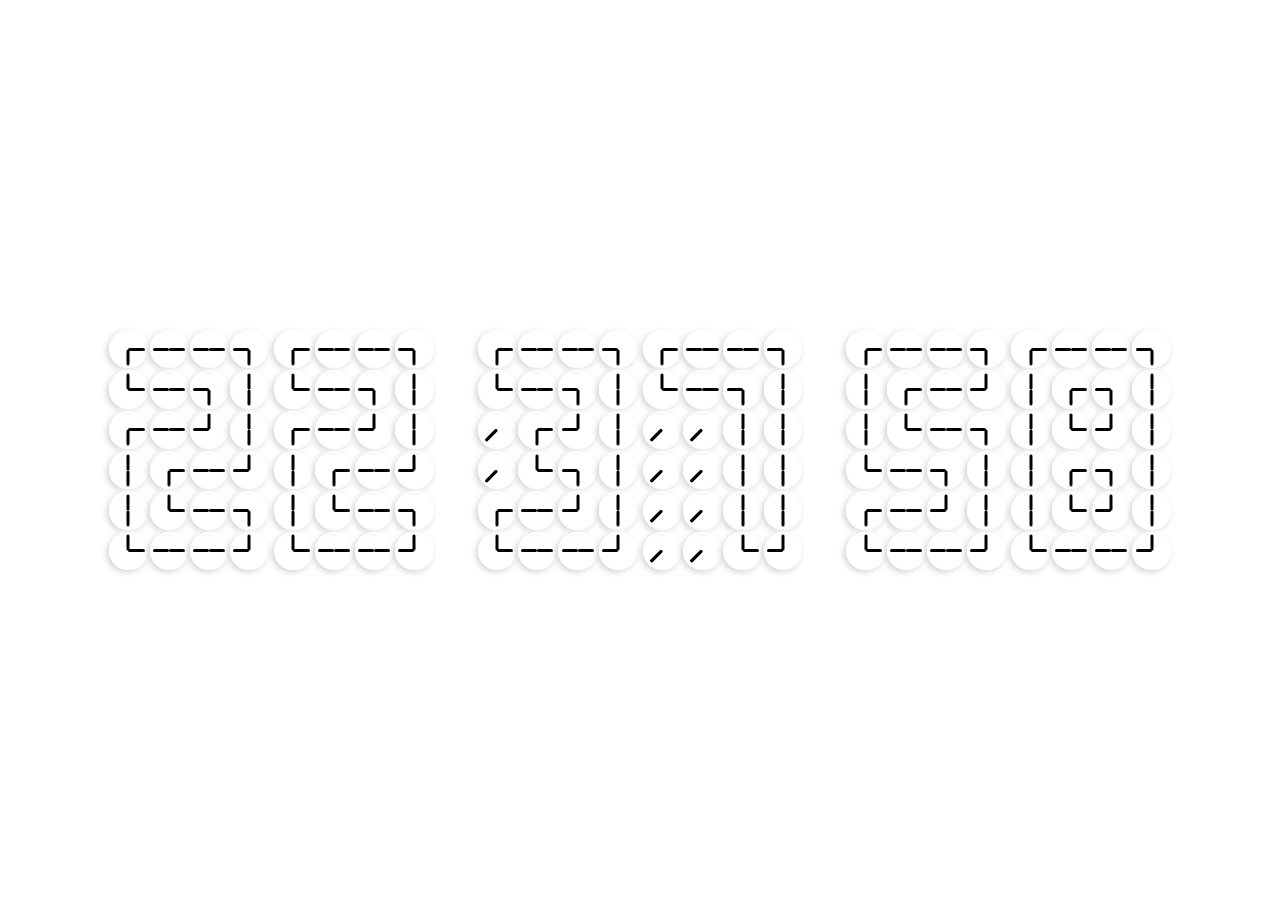
<file: Day 1 Digital Clock/index.html>
<!DOCTYPE html>
<html lang="en">

  <head>
    <meta charset="UTF-8">
    <title>Clock made of clocks</title>
    <link rel="stylesheet" href="./style.css">

  </head>
    
  <body>
  <div id="root"></div>
    <script src="./script.js"></script>

  </body>
  
</html>
</file>
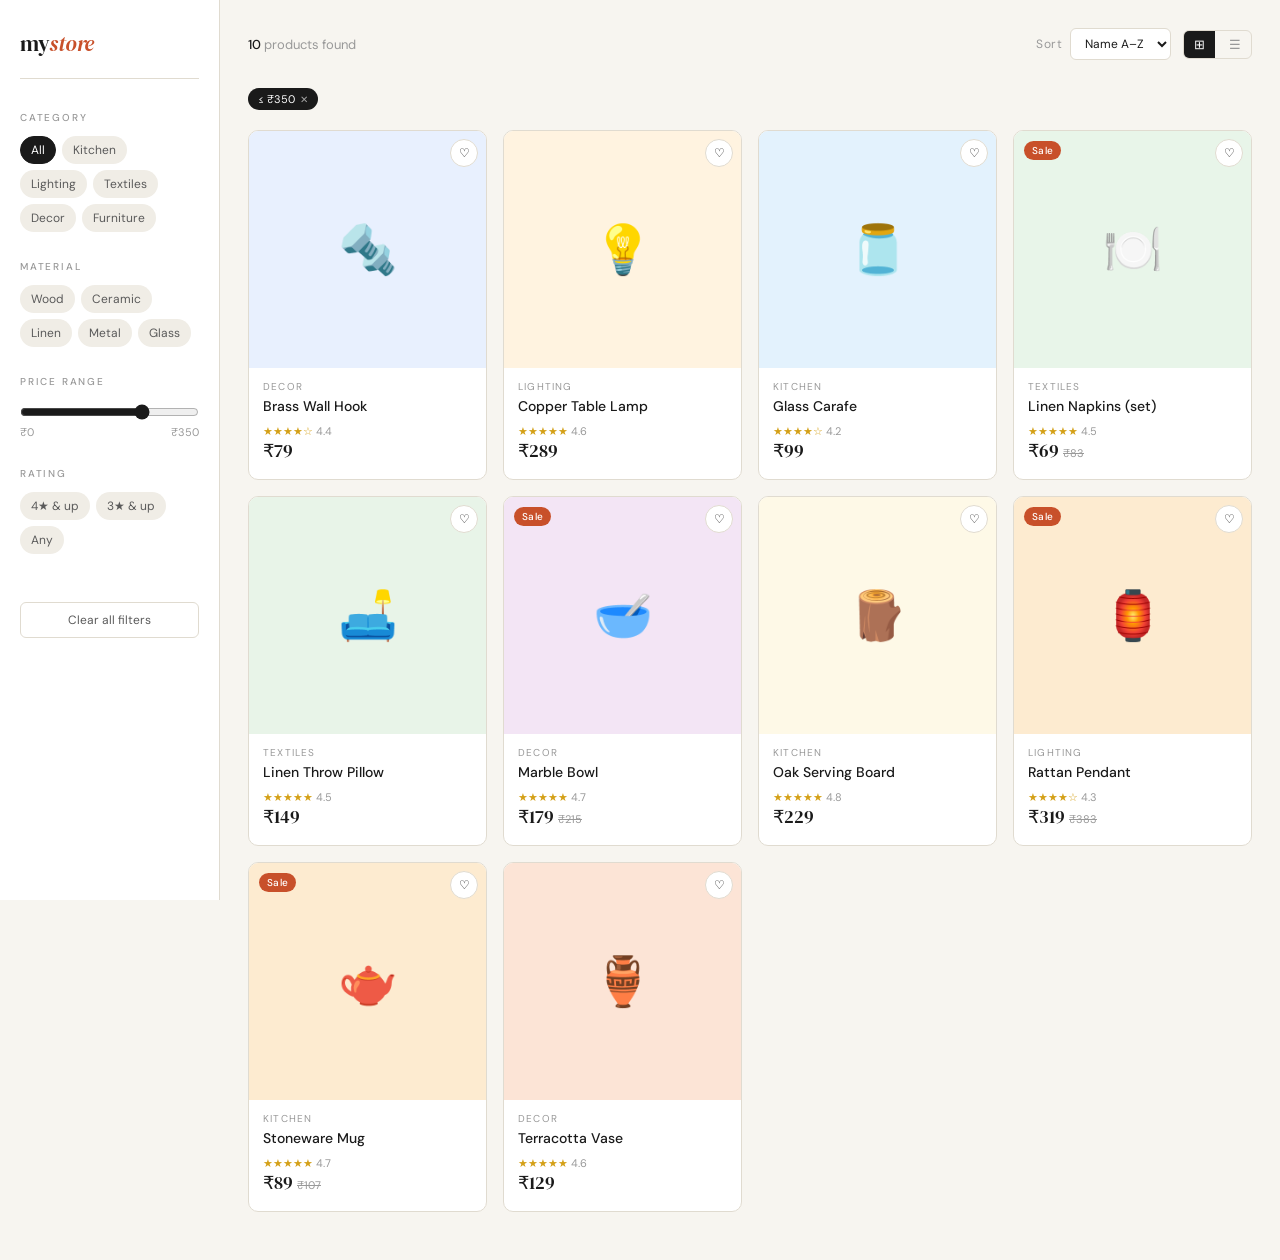
<file: Day 10 Product Filter UI/index.html>
<!DOCTYPE html>
<html lang="en">

<head>
    <meta charset="UTF-8">
    <meta name="viewport" content="width=device-width, initial-scale=1.0">
    <title>Document</title>
    <link rel="stylesheet" href="./styles.css">
</head>

<body>
    <div class="shell">
        <aside class="sidebar">
            <div class="sidebar-logo">my<span>store</span></div>

            <div class="filter-section">
                <div class="filter-label">Category</div>
                <div class="filter-tags" id="cats">
                    <span class="tag active" data-cat="all">All</span>
                    <span class="tag" data-cat="kitchen">Kitchen</span>
                    <span class="tag" data-cat="lighting">Lighting</span>
                    <span class="tag" data-cat="textiles">Textiles</span>
                    <span class="tag" data-cat="decor">Decor</span>
                    <span class="tag" data-cat="furniture">Furniture</span>
                </div>
            </div>

            <div class="filter-section">
                <div class="filter-label">Material</div>
                <div class="filter-tags" id="mats">
                    <span class="tag" data-mat="wood">Wood</span>
                    <span class="tag" data-mat="ceramic">Ceramic</span>
                    <span class="tag" data-mat="linen">Linen</span>
                    <span class="tag" data-mat="metal">Metal</span>
                    <span class="tag" data-mat="glass">Glass</span>
                </div>
            </div>

            <div class="filter-section">
                <div class="filter-label">Price range</div>
                <div class="price-range">
                    <input type="range" id="price-slider" min="0" max="500" value="350" step="10">
                    <div class="price-labels"><span>₹0</span><span id="price-val">₹350</span></div>
                </div>
            </div>

            <div class="filter-section">
                <div class="filter-label">Rating</div>
                <div class="filter-tags" id="ratings">
                    <span class="tag" data-rat="4">4★ & up</span>
                    <span class="tag" data-rat="3">3★ & up</span>
                    <span class="tag" data-rat="0">Any</span>
                </div>
            </div>

            <button class="clear-btn" id="clear-btn">Clear all filters</button>
        </aside>

        <main class="main">
            <div class="topbar">
                <div class="result-count"><strong id="count">0</strong> products found</div>
                <div style="display:flex;align-items:center;gap:12px">
                    <div class="sort-wrap">
                        <label>Sort</label>
                        <select class="sort-select" id="sort-sel">
                            <option value="name">Name A–Z</option>
                            <option value="price-asc">Price ↑</option>
                            <option value="price-desc">Price ↓</option>
                            <option value="rating">Rating</option>
                        </select>
                    </div>
                    <div class="view-btns">
                        <button class="view-btn active" id="grid-btn" title="Grid view">⊞</button>
                        <button class="view-btn" id="list-btn" title="List view">☰</button>
                    </div>
                </div>
            </div>
            <div class="active-chips" id="active-chips"></div>
            <div class="grid" id="product-grid"></div>
        </main>
    </div>

    <script src="./script.js"></script>
</body>

</html>
</file>
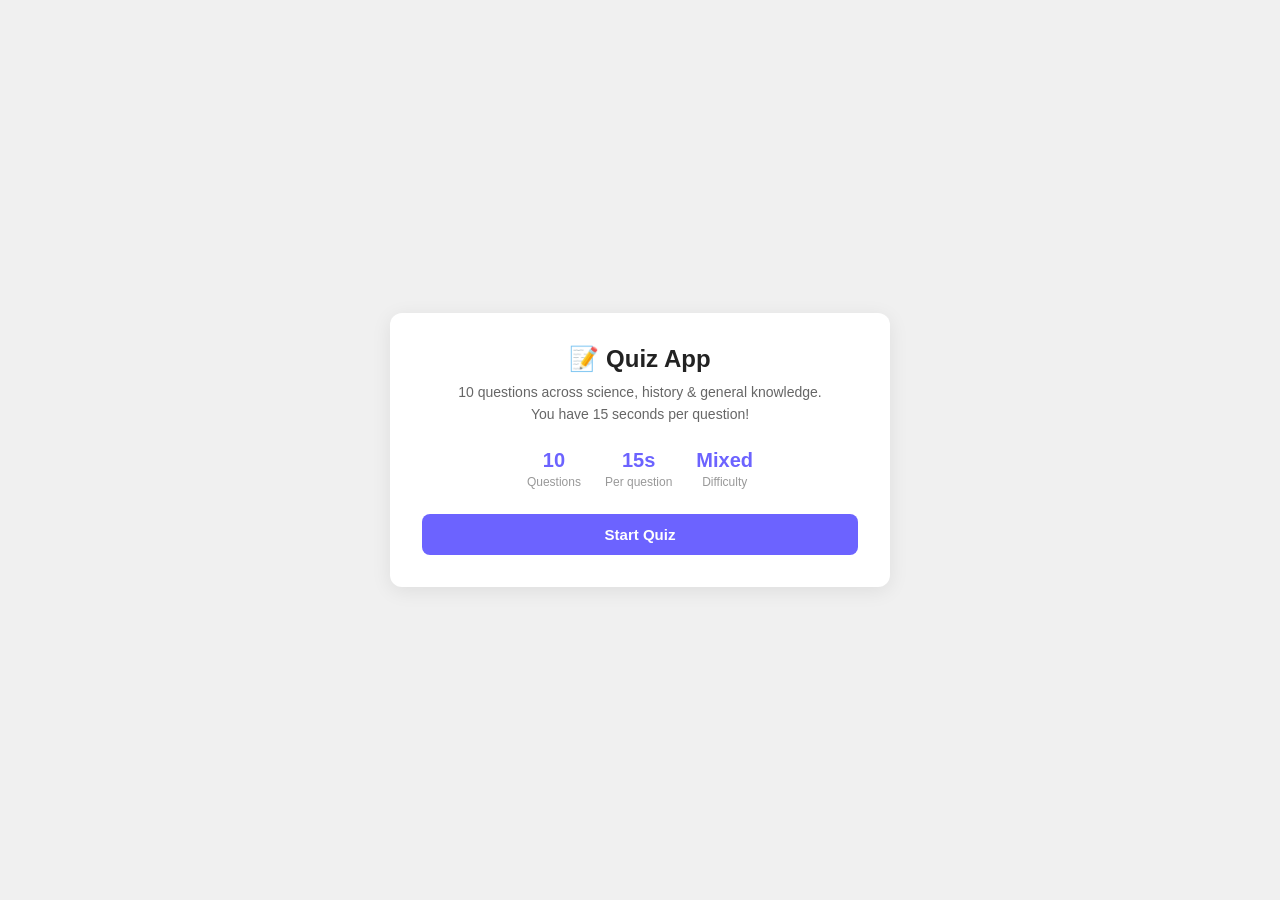
<file: Day 11 Quiz App/index.html>
<!DOCTYPE html>
<html lang="en">

<head>
    <meta charset="UTF-8" />
    <meta name="viewport" content="width=device-width, initial-scale=1.0" />
    <title>Quiz App</title>
    <link rel="stylesheet" href="./styles.css">
</head>

<body>
    <div class="box">

        <!-- START SCREEN -->
        <div id="start">
            <h1>📝 Quiz App</h1>
            <p>10 questions across science, history &amp; general knowledge.<br>You have 15 seconds per question!</p>
            <div class="info-row">
                <div class="info-item"><strong>10</strong><span>Questions</span></div>
                <div class="info-item"><strong>15s</strong><span>Per question</span></div>
                <div class="info-item"><strong>Mixed</strong><span>Difficulty</span></div>
            </div>
            <button id="start-btn" onclick="startQuiz()">Start Quiz</button>
        </div>

        <!-- QUIZ SCREEN -->
        <div id="quiz" style="display:none">
            <div class="header">
                <span id="q-label">Question 1 of 10</span>
                <div class="timer" id="timer">15</div>
            </div>
            <div class="progress">
                <div class="progress-fill" id="progress-fill"></div>
            </div>
            <div class="question" id="question"></div>
            <div class="options" id="options"></div>
            <div class="feedback" id="feedback"></div>
            <button id="next-btn" onclick="nextQ()">Next →</button>
        </div>

        <!-- RESULT SCREEN -->
        <div id="result">
            <div class="score-circle">
                <span id="score-pct">0%</span>
                <span>score</span>
            </div>
            <h2 id="result-title">Well done!</h2>
            <p id="result-msg">Here's your breakdown:</p>
            <div class="stats">
                <div class="stat"><strong id="s-correct">0</strong><span>Correct</span></div>
                <div class="stat"><strong id="s-wrong">0</strong><span>Wrong</span></div>
                <div class="stat"><strong id="s-avg">0s</strong><span>Avg. time</span></div>
            </div>
            <button id="retry-btn" onclick="startQuiz()">Try Again</button>
        </div>

    </div>

    <script src="./script.js"></script>
</body>

</html>
</file>
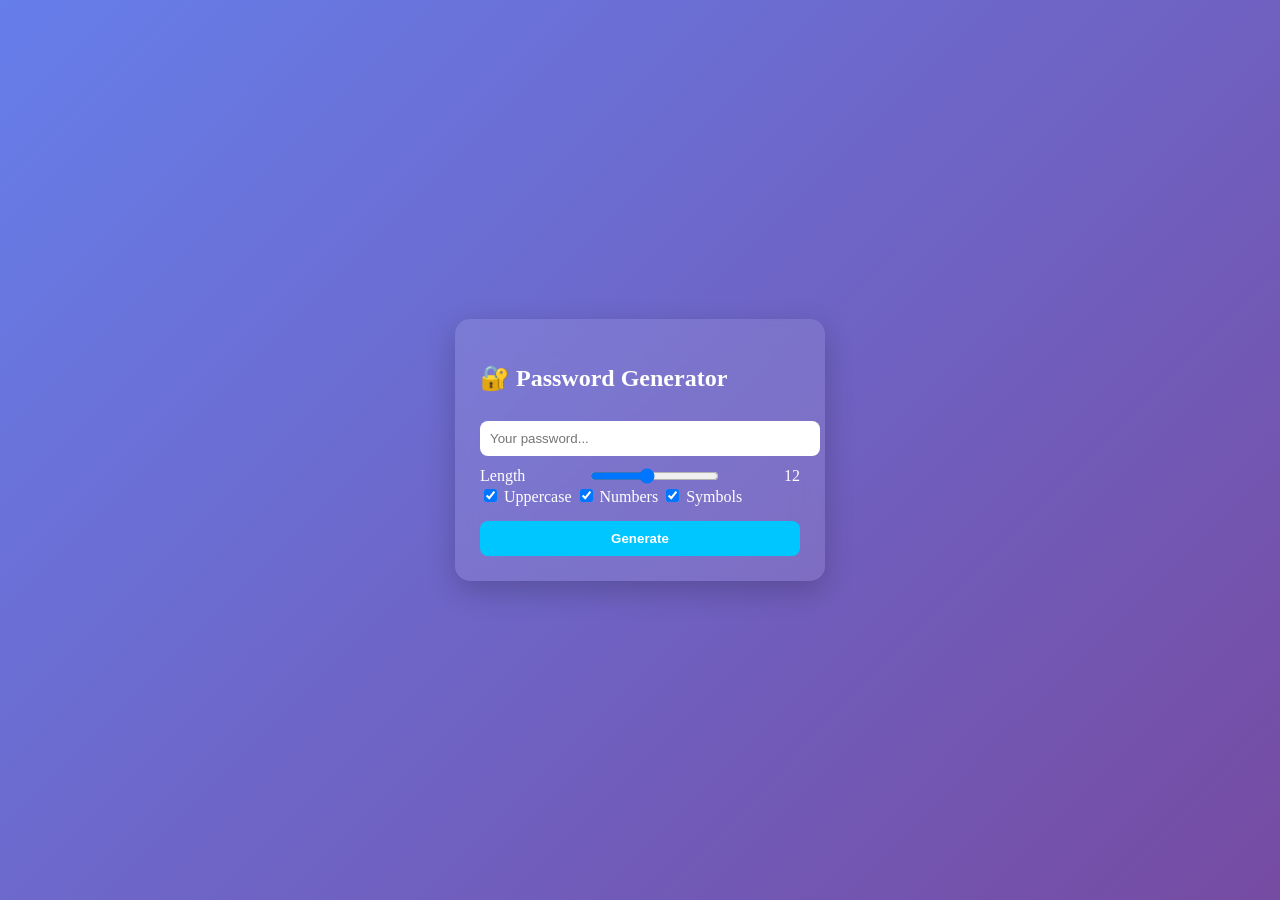
<file: Day 12 Password Generator/index.html>
<!DOCTYPE html>
<html lang="en">
<head>
    <meta charset="UTF-8">
    <title>Password Generator</title>
    <link rel="stylesheet" href="styles.css">
</head>
<body>
    <div class="card">
        <h2>🔐 Password Generator</h2>

        <input type="text" id="password" readonly placeholder="Your password...">

        <div class="row">
            <label>Length</label>
            <input type="range" id="length" min="6" max="20" value="12">
            <span id="lenVal">12</span>
        </div>

        <div class="options">
            <label><input type="checkbox" id="uppercase" checked> Uppercase</label>
            <label><input type="checkbox" id="numbers" checked> Numbers</label>
            <label><input type="checkbox" id="symbols" checked> Symbols</label>
        </div>

        <button onclick="generatePassword()">Generate</button>
    </div>

    <script src="script.js"></script>
</body>
</html>
</file>
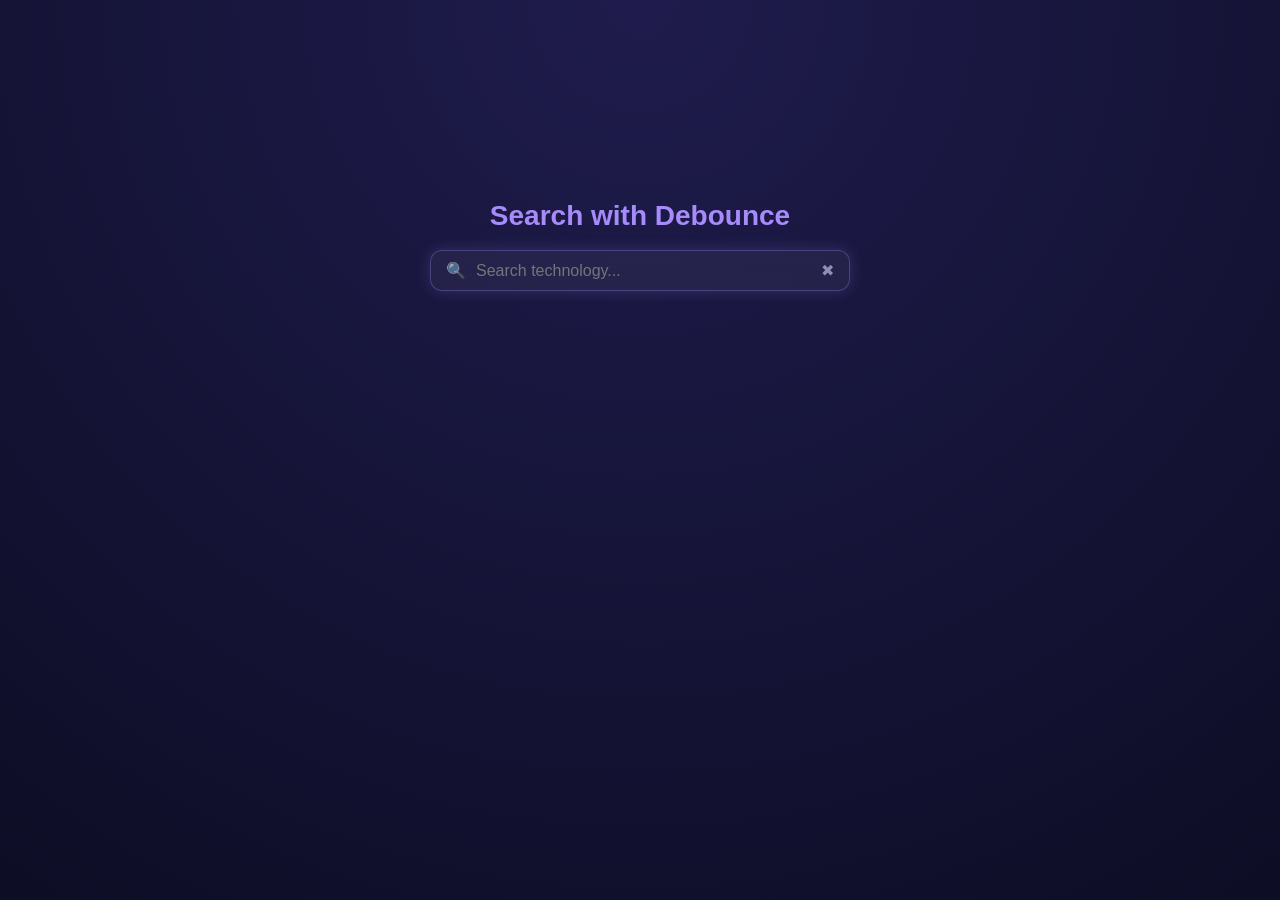
<file: Day 13 Search with Debounce/index.html>
<!DOCTYPE html>
<html lang="en">
<head>
  <meta charset="UTF-8">
  <title>Search with Debounce</title>
  <link rel="stylesheet" href="styles.css">
</head>
<body>

<div class="container">
  <h1>Search with Debounce</h1>
  <br>
  <div class="search-box">
    <span class="icon">🔍</span>
    <input type="text" id="search" placeholder="Search technology...">
    <span class="clear" id="clearBtn">✖</span>
  </div>

  <div id="results"></div>
</div>

<script src="script.js"></script>
</body>
</html>
</file>
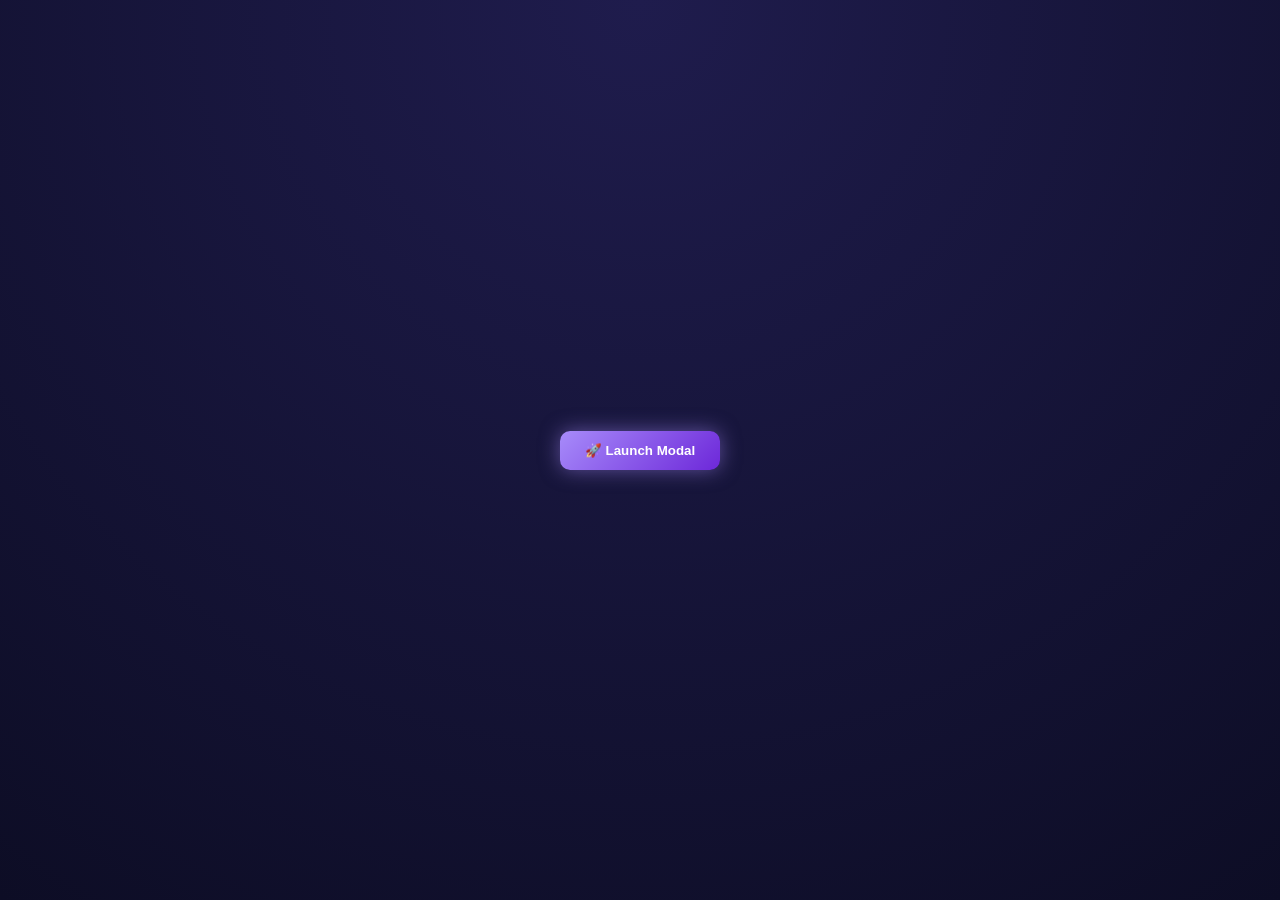
<file: Day 14 Modal  Popup System/index.html>
<!DOCTYPE html>
<html lang="en">

<head>
  <meta charset="UTF-8" />
  <title>Unique Modal</title>
  <link rel="stylesheet" href="styles.css" />
</head>

<body>
  <button class="open-btn" id="openBtn">🚀 Launch Modal</button>

  <div class="overlay" id="overlay">
    <div class="modal">
      <span class="close" id="closeBtn">&times;</span>

      <h2>💻 Welcome Developer</h2>
      <p>Crafted for developers — clean, smooth, and production-ready UI.</p>
      <button class="action">Continue</button>
    </div>
  </div>

  <script src="script.js"></script>
</body>

</html>
</file>
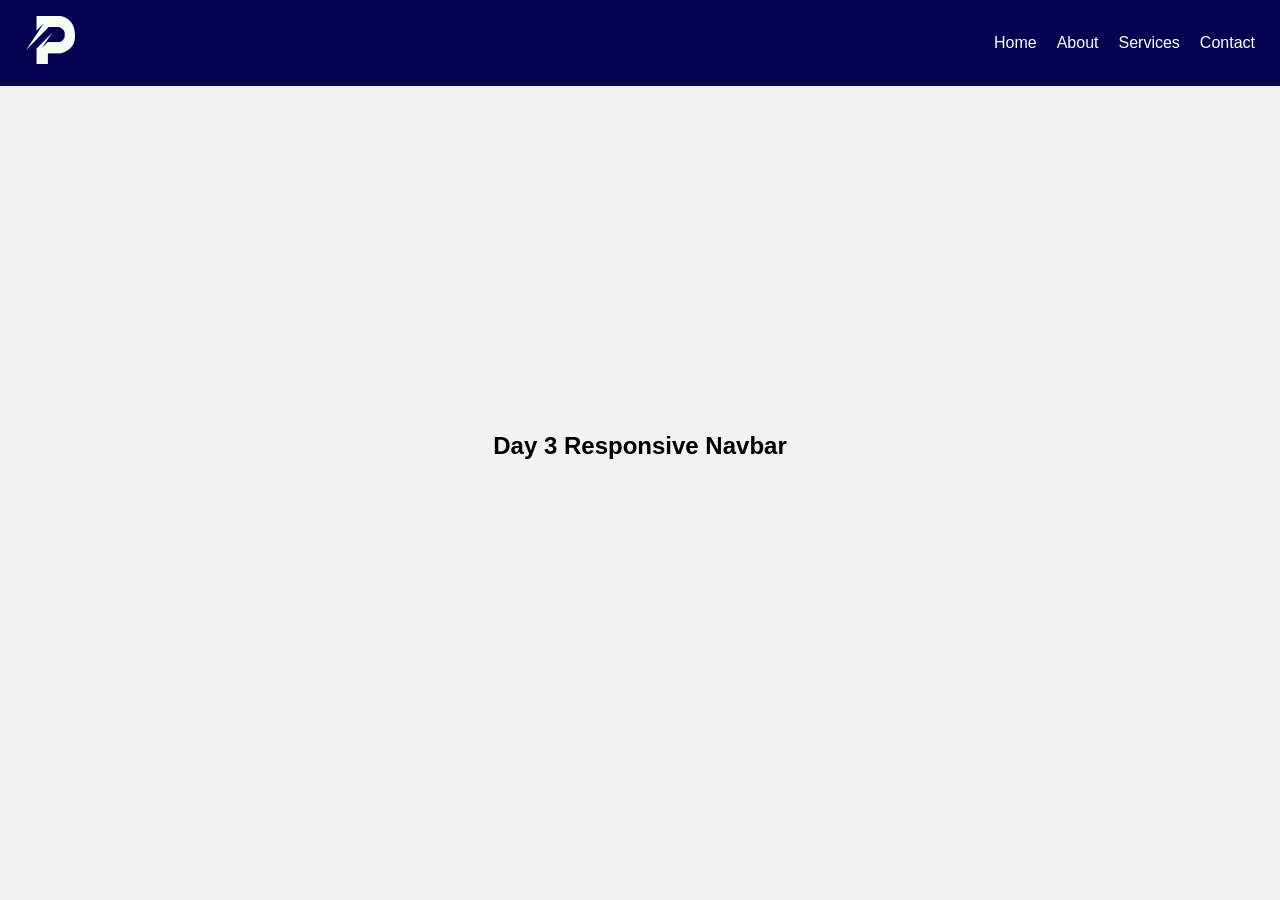
<file: Day 3 Responsive Navbar/index.html>
<!DOCTYPE html>
<html lang="en">
<head>
  <meta charset="UTF-8">
  <meta name="viewport" content="width=device-width, initial-scale=1.0">
  <title>Navbar</title>
  <link rel="stylesheet" href="./styles.css">
</head>
<body>

<header class="navbar">
  <h2 class="brand"><img src="./p.png" alt=""></h2>

  <nav class="menu" id="menu">
    <a href="#">Home</a>
    <a href="#">About</a>
    <a href="#">Services</a>
    <a href="#">Contact</a>
  </nav>

  <div class="toggle-btn">
    <span></span>
    <span></span>
    <span></span>
  </div>
</header>

<section>
    <h1 class="hero">Day 3 Responsive Navbar</h1>
</section>

<script src="./script.js"></script>
</body>
</html>
</file>
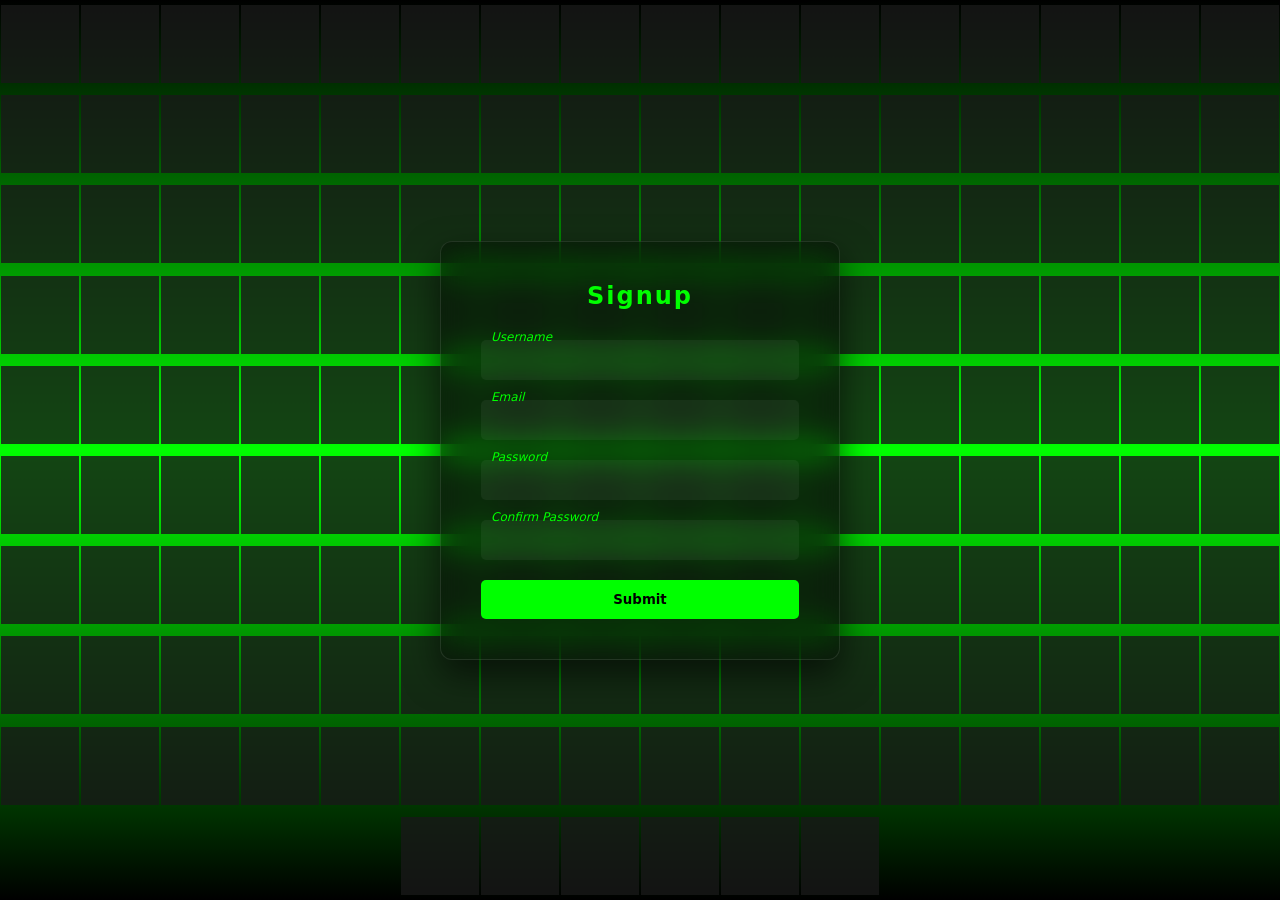
<file: Day 5 form validation/index.html>
<!DOCTYPE html>
<html lang="en">
<head>
    <meta charset="UTF-8">
    <title>Animated Form Validation</title>
    <link rel="stylesheet" href="styles.css">
</head>
<body>
    <section id="bg">
        <div class="signin">
            <div class="content">
                <h2>Signup</h2>
                <form id="form" class="form">
                    <div class="inputBox">
                        <input type="text" id="username">
                        <i>Username</i>
                        <small></small>
                    </div>
                    <div class="inputBox">
                        <input type="email" id="email">
                        <i>Email</i>
                        <small></small>
                    </div>
                    <div class="inputBox">
                        <input type="password" id="password">
                        <i>Password</i>
                        <small></small>
                    </div>
                    <div class="inputBox">
                        <input type="password" id="confirmPassword">
                        <i>Confirm Password</i>
                        <small></small>
                    </div>
                    <div class="inputBox">
                        <input type="submit" id="submitBtn" value="Submit">
                    </div>
                </form>
            </div>
        </div>
    </section>
    <div id="popup" class="popup">
  Form Submitted Successfully ✅
</div>
    <script src="script.js"></script>
</body>

</html>
</file>
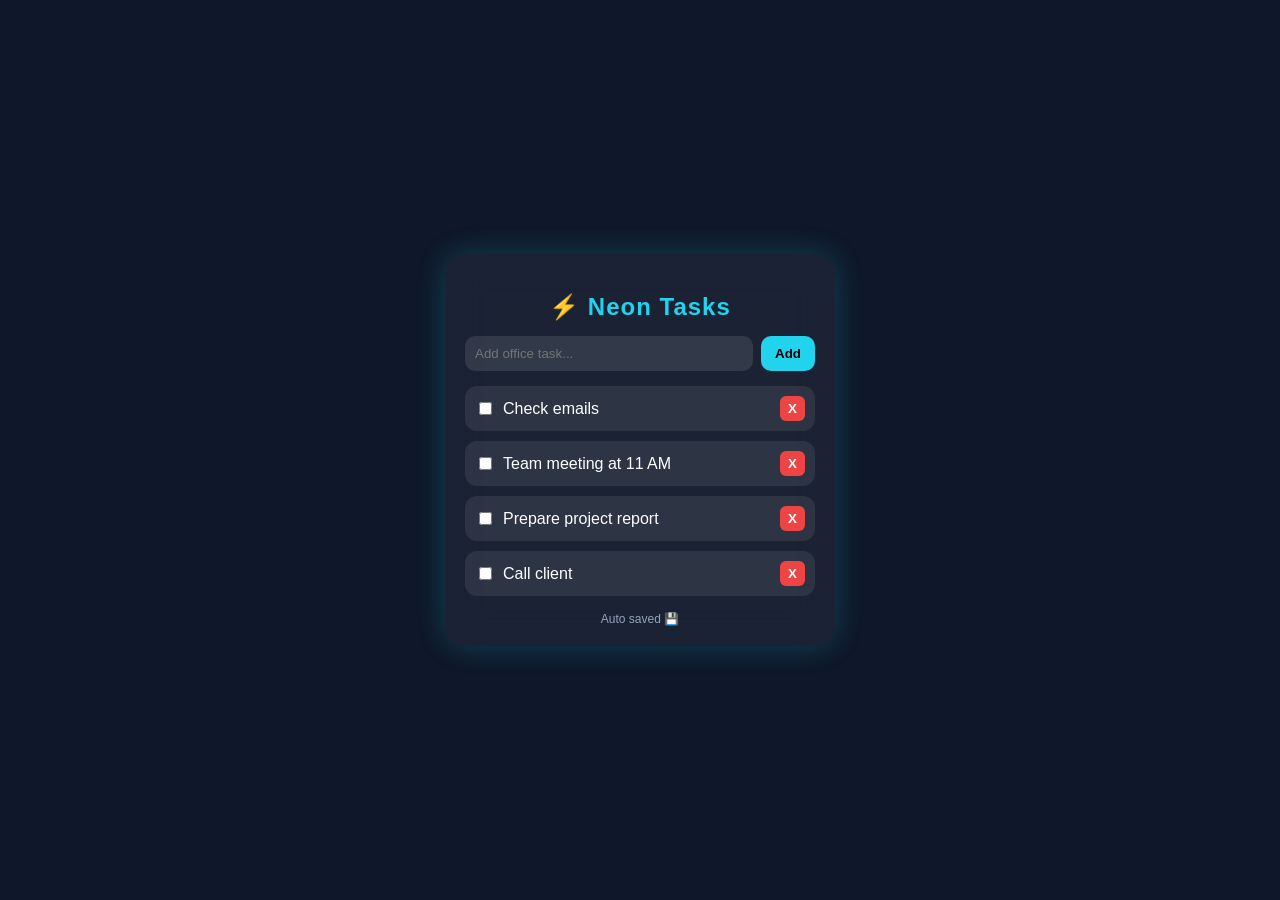
<file: Day 6 To-Do App (Basic)/index.html>
<!DOCTYPE html>
<html lang="en">

<head>
    <meta charset="UTF-8">
    <title>Neon Todo</title>
    <link rel="stylesheet" href="style.css">
</head>

<body>

    <div class="app">
        <h2>⚡ Neon Tasks</h2>

        <div class="inputBox">
            <input id="task" placeholder="Add office task...">
            <button onclick="add()">Add</button>
        </div>

        <ul id="list"></ul>

        <div class="footer">Auto saved 💾</div>
    </div>

    <script src="script.js"></script>

</body>

</html>
</file>
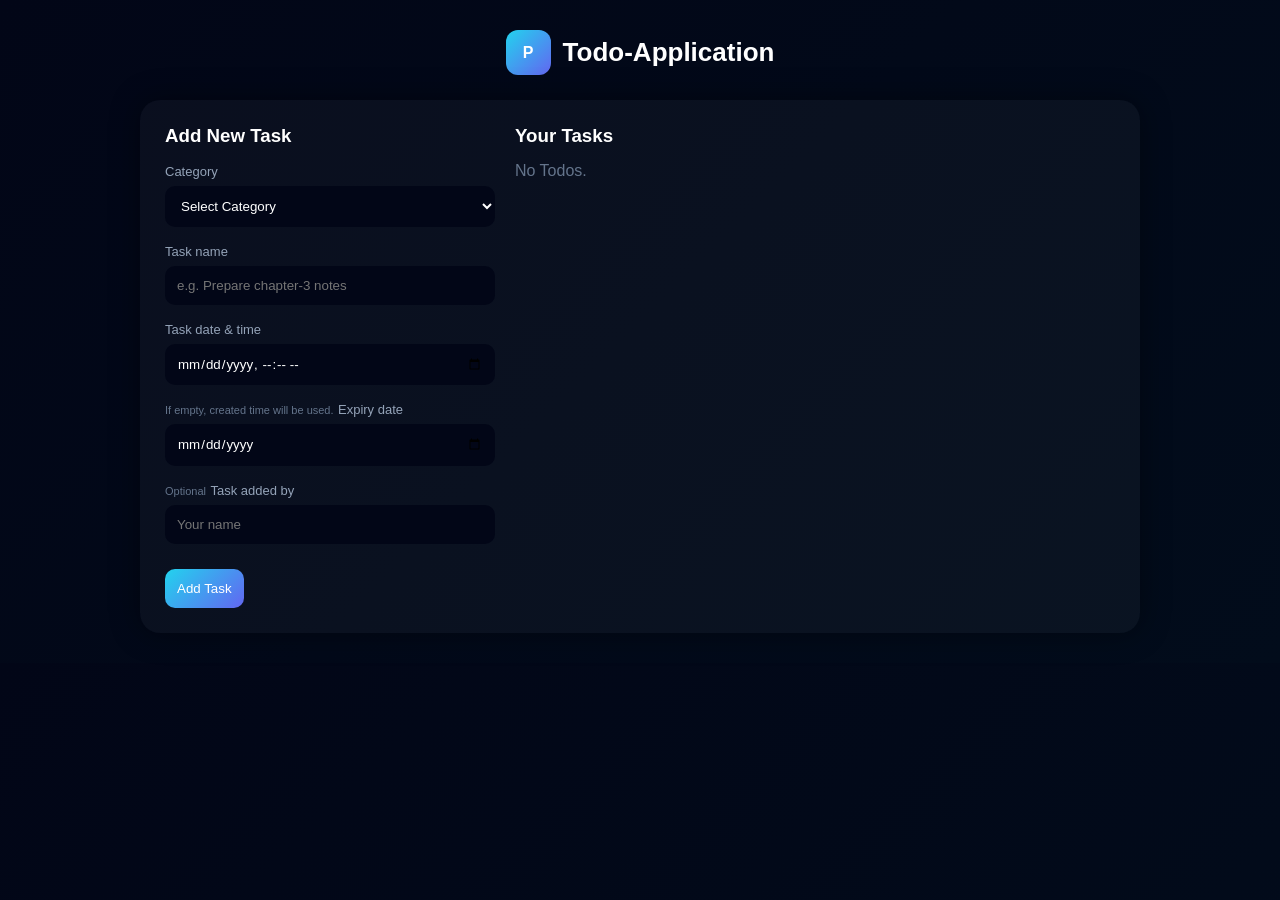
<file: Day 7 To-Do App(Advans)/index.html>
<!DOCTYPE html>
<html lang="en">
<head>
    <meta charset="UTF-8">
    <title>Todo UI</title>
    <link rel="stylesheet" href="./styles.css">
</head>
<body>
    <div class="header">
        <div class="logo">P</div>
        <h1>Todo-Application</h1>
    </div>
    <div class="flex">
        <div class="card">
            <div class="form">
                <h3>Add New Task</h3>
                <label>Category</label>
                <select id="category">
                    <option value="">Select Category</option>
                    <option>Work</option>
                    <option>Study</option>
                    <option>Personal</option>
                </select>
                <label>Task name</label>
                <input id="task" placeholder="e.g. Prepare chapter-3 notes">
                <label>Task date & time</label>
                <input type="datetime-local" id="date">
                <small>If empty, created time will be used.</small>
                <label>Expiry date</label>
                <input type="date" id="expiry">
                <small>Optional</small>
                <label>Task added by</label>
                <input id="user" placeholder="Your name">
                <button onclick="addTask()">Add Task</button>
            </div>
            <div class="tasks">
                <h3>Your Tasks</h3>
                <div id="list"></div>
            </div>
        </div>
    </div>
    <script src="./script.js"></script>
</body>
</html>
</file>
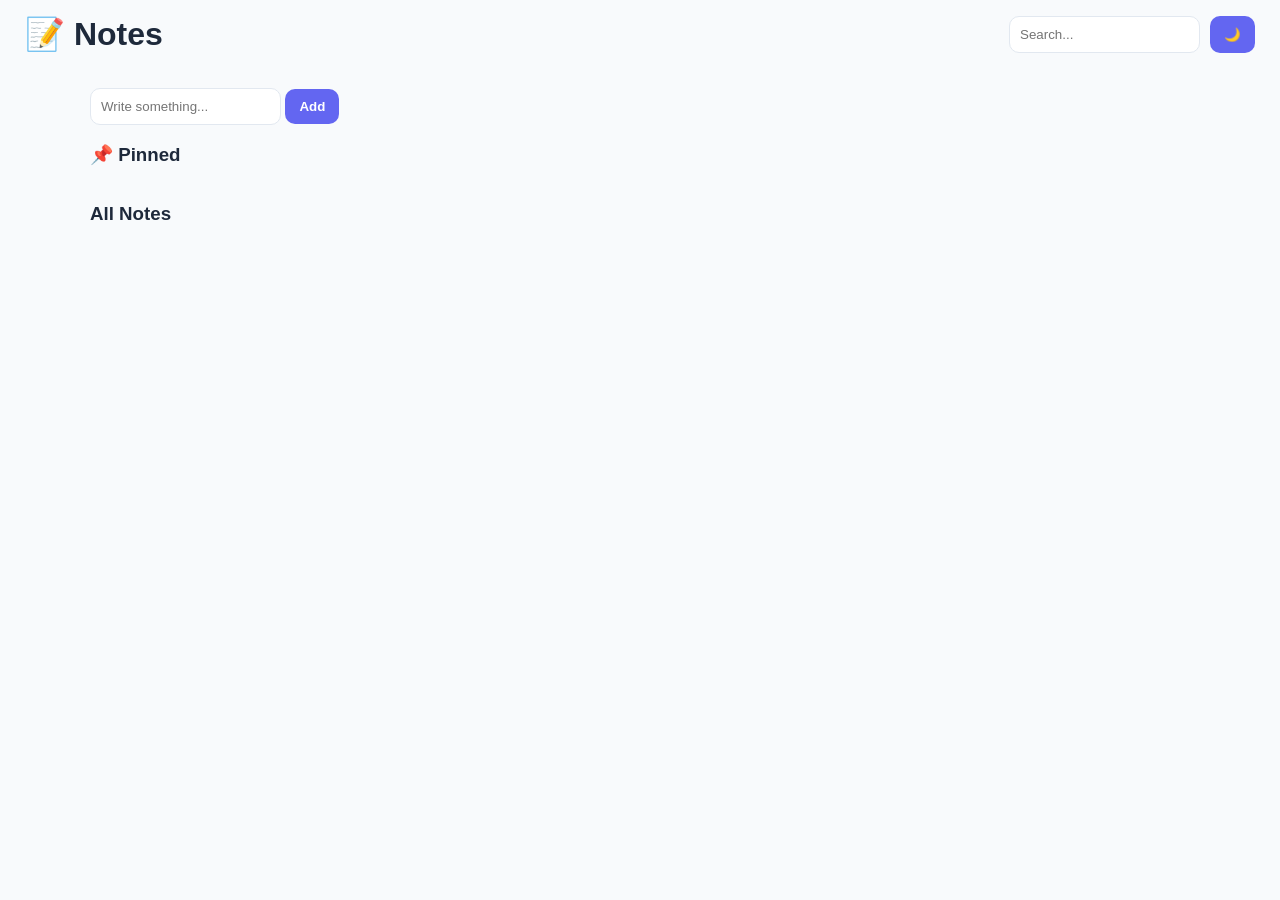
<file: Day 8 Notes App/index.html>
<!DOCTYPE html>
<html lang="en">

<head>
    <meta charset="UTF-8">
    <title>Notes App</title>

    <link rel="stylesheet" href="./styles.css">
</head>

<body>
    <header>
        <h1>📝 Notes</h1>

        <div class="controls">
            <input id="search" placeholder="Search..." oninput="renderNotes()">
            <button onclick="toggleDark()">🌙</button>
        </div>
    </header>
    <div class="container">
        <input id="newNote" placeholder="Write something..." />
        <button onclick="addNote()">Add</button>

        <h3>📌 Pinned</h3>
        <div id="pinned" class="grid"></div>

        <h3>All Notes</h3>
        <div id="notes" class="grid"></div>
    </div>

    <script src="./script.js"></script>

</body>

</html>
</file>
<file: Day 1 Digital Clock/style.css>
body {
  padding: 0;
  margin: 0;
}

*,
*::before,
*::after {
  box-sizing: border-box;
}

.app {
  --clock-size: 3vw;
  --gap: calc(var(--clock-size) * 0.05);
  --clock-segment-w: calc(var(--clock-size) * 4 + var(--gap) * 5);
  --clock-segment-h: calc(var(--clock-size) * 6 + var(--gap) * 5);
  font-family: sans-serif;
  text-align: center;
  display: flex;
  gap: var(--gap);
  align-items: center;
  justify-content: center;
  height: 100vh;
  padding-left: calc(var(--clock-size) + var(--gap) * 2);
}

.app > div {
  display: flex;
  flex-wrap: wrap;
  gap: var(--gap);
  width: var(--clock-segment-w);
  height: var(--clock-segment-h);
}



.clock {
  --w: 47%;
  --h: 3px;
  position: relative;
  width: var(--clock-size);
  height: var(--clock-size);
  border-radius: 50%;
  flex-shrink: 0;
  border: 2px solid white;
  background: linear-gradient
  (225deg, #d0d0d0 10%, white);
  box-shadow: -2px 2px 6px #d0d0d0,
               2px -2px 6px #ffffff;
}

.hour-hand,
.minute-hand {
  position: absolute;
  top: calc(50% - var(--h) * 0.5);
  left: 50%;
  transform-origin: 0% 50%;
  width: var(--w);
  height: var(--h);
  background: black;
  border-radius: 9999px;
  transition: transform 0.4s ease-in-out;
}

.app > div:nth-of-type(even) {
  margin-right: var(--clock-size);
}

@media (max-width: 700px) {
  .clock {
    --h: 2px;
    border: 1px solid white;
  }
}

@media (max-width: 500px) {
  .clock {
    --h: 1px;
    --w: 50%;
  }
}
</file>
<file: Day 10 Product Filter UI/styles.css>
@import url('https://fonts.googleapis.com/css2?family=DM+Serif+Display:ital@0;1&family=DM+Sans:wght@300;400;500&display=swap');
* {
    box-sizing: border-box;
    margin: 0;
    padding: 0
}
:root {
    --ink: #1a1a1a;
    --ink2: #5a5a5a;
    --ink3: #999;
    --surface: #f7f5f0;
    --card: #fff;
    --accent: #c8502a;
    --accent2: #2a5ec8;
    --tag-bg: #f0ede6;
    --border: #e0dbd0;
    --pill: #1a1a1a;
    --pill-text: #fff;
}
body {
    font-family: 'DM Sans', sans-serif;
    background: var(--surface);
    color: var(--ink);
    min-height: 100vh
}
.shell {
    display: grid;
    grid-template-columns: 220px 1fr;
    min-height: 100vh
}
.sidebar {
    background: var(--card);
    border-right: 1px solid var(--border);
    padding: 28px 20px;
    position: sticky;
    top: 0;
    height: 100vh;
    overflow-y: auto
}
.sidebar-logo {
    font-family: 'DM Serif Display', serif;
    font-size: 22px;
    color: var(--ink);
    letter-spacing: -0.5px;
    margin-bottom: 32px;
    padding-bottom: 20px;
    border-bottom: 1px solid var(--border)
}
.sidebar-logo span {
    color: var(--accent);
    font-style: italic
}
.filter-section {
    margin-bottom: 28px
}
.filter-label {
    font-size: 10px;
    font-weight: 500;
    letter-spacing: 1.8px;
    text-transform: uppercase;
    color: var(--ink3);
    margin-bottom: 12px
}
.filter-tags {
    display: flex;
    flex-wrap: wrap;
    gap: 6px
}
.tag {
    padding: 5px 10px;
    border-radius: 20px;
    font-size: 12px;
    font-weight: 400;
    cursor: pointer;
    background: var(--tag-bg);
    color: var(--ink2);
    border: 1px solid transparent;
    transition: all .18s;
}
.tag.active {
    background: var(--pill);
    color: var(--pill-text);
    border-color: var(--pill)
}
.tag:hover:not(.active) {
    border-color: var(--border);
    color: var(--ink)
}
.price-range {
    margin-top: 6px
}
.price-track {
    position: relative;
    height: 3px;
    background: #e0dbd0;
    border-radius: 2px;
    margin: 18px 4px 8px
}
.price-fill {
    position: absolute;
    height: 100%;
    background: var(--ink);
    border-radius: 2px;
    left: 0;
    right: 30%
}
input[type=range] {
    width: 100%;
    margin: 4px 0;
    accent-color: var(--ink)
}
.price-labels {
    display: flex;
    justify-content: space-between;
    font-size: 11px;
    color: var(--ink3)
}
.clear-btn {
    width: 100%;
    padding: 9px;
    border: 1px solid var(--border);
    background: transparent;
    border-radius: 6px;
    font-size: 12px;
    color: var(--ink2);
    cursor: pointer;
    margin-top: 20px;
    font-family: 'DM Sans', sans-serif;
    transition: all .15s
}
.clear-btn:hover {
    background: var(--ink);
    color: #fff;
    border-color: var(--ink)
}
.main {
    padding: 28px 28px 48px
}
.topbar {
    display: flex;
    align-items: center;
    justify-content: space-between;
    margin-bottom: 28px;
    flex-wrap: wrap;
    gap: 12px
}
.result-count {
    font-size: 13px;
    color: var(--ink3)
}
.result-count strong {
    color: var(--ink);
    font-weight: 500
}
.sort-wrap {
    display: flex;
    align-items: center;
    gap: 8px
}
.sort-wrap label {
    font-size: 12px;
    color: var(--ink3);
    letter-spacing: .5px
}
.sort-select {
    font-size: 12px;
    padding: 6px 10px;
    border: 1px solid var(--border);
    border-radius: 6px;
    background: var(--card);
    color: var(--ink);
    font-family: 'DM Sans', sans-serif;
    cursor: pointer;
    outline: none
}
.view-btns {
    display: flex;
    gap: 4px;
    border: 1px solid var(--border);
    border-radius: 6px;
    overflow: hidden
}
.view-btn {
    padding: 6px 10px;
    background: transparent;
    border: none;
    cursor: pointer;
    font-size: 13px;
    color: var(--ink3);
    transition: all .15s
}
.view-btn.active {
    background: var(--ink);
    color: #fff
}
.active-chips {
    display: flex;
    flex-wrap: wrap;
    gap: 6px;
    margin-bottom: 20px;
    min-height: 0
}
.chip {
    display: flex;
    align-items: center;
    gap: 5px;
    padding: 4px 10px 4px 10px;
    background: var(--ink);
    color: #fff;
    border-radius: 20px;
    font-size: 11px;
    cursor: pointer
}
.chip .x {
    opacity: .6;
    font-size: 10px
}
.chip:hover .x {
    opacity: 1
}
.grid {
    display: grid;
    grid-template-columns: repeat(auto-fill, minmax(190px, 1fr));
    gap: 16px
}
.grid.list-view {
    grid-template-columns: 1fr
}
.card {
    background: var(--card);
    border: 1px solid var(--border);
    border-radius: 10px;
    overflow: hidden;
    cursor: pointer;
    transition: transform .18s, box-shadow .18s;
    position: relative;
}
.card:hover {
    transform: translateY(-3px);
    box-shadow: 0 8px 24px rgba(0, 0, 0, .07)
}
.card-img {
    width: 100%;
    aspect-ratio: 1;
    display: flex;
    align-items: center;
    justify-content: center;
    font-size: 48px;
    position: relative;
    overflow: hidden
}
.card-badge {
    position: absolute;
    top: 10px;
    left: 10px;
    background: var(--accent);
    color: #fff;
    font-size: 10px;
    padding: 3px 8px;
    border-radius: 12px;
    font-weight: 500;
    letter-spacing: .3px
}
.card-fav {
    position: absolute;
    top: 8px;
    right: 8px;
    background: #fff;
    border: 1px solid var(--border);
    border-radius: 50%;
    width: 28px;
    height: 28px;
    display: flex;
    align-items: center;
    justify-content: center;
    font-size: 12px;
    cursor: pointer;
    transition: all .15s
}
.card-fav.loved {
    background: var(--accent);
    border-color: var(--accent);
    color: #fff
}
.card-body {
    padding: 12px 14px 16px
}
.card-cat {
    font-size: 10px;
    letter-spacing: 1.2px;
    text-transform: uppercase;
    color: var(--ink3);
    margin-bottom: 4px
}
.card-name {
    font-size: 14px;
    font-weight: 500;
    color: var(--ink);
    margin-bottom: 8px;
    line-height: 1.35
}
.card-foot {
    display: flex;
    align-items: center;
    justify-content: space-between
}
.card-price {
    font-family: 'DM Serif Display', serif;
    font-size: 18px;
    color: var(--ink)
}
.card-old {
    font-size: 11px;
    color: var(--ink3);
    text-decoration: line-through;
    margin-left: 4px
}
.card-rating {
    font-size: 11px;
    color: var(--ink3)
}
.card-rating span {
    color: #d4a017
}
.list-view .card {
    display: flex;
    flex-direction: row
}
.list-view .card-img {
    width: 100px;
    aspect-ratio: 1;
    flex-shrink: 0;
    font-size: 36px
}
.list-view .card-body {
    display: flex;
    flex-direction: row;
    align-items: center;
    justify-content: space-between;
    flex: 1;
    padding: 16px 20px
}
.list-view .card-info {
    flex: 1
}
.list-view .card-foot {
    flex-direction: column;
    align-items: flex-end;
    gap: 6px
}
.empty {
    text-align: center;
    padding: 60px 20px;
    color: var(--ink3)
}
.empty .e-icon {
    font-size: 40px;
    margin-bottom: 12px
}
.empty p {
    font-size: 14px
}
@media(max-width:600px) {
    .shell {
        grid-template-columns: 1fr
    }
    .sidebar {
        display: none
    }
    .main {
        padding: 16px
    }
}
</file>
<file: Day 11 Quiz App/styles.css>
* {
    box-sizing: border-box;
    margin: 0;
    padding: 0;
}

body {
    font-family: sans-serif;
    background: #f0f0f0;
    display: flex;
    justify-content: center;
    align-items: center;
    min-height: 100vh;
    padding: 1rem;
}

.box {
    background: #fff;
    border-radius: 12px;
    padding: 2rem;
    width: 100%;
    max-width: 500px;
    box-shadow: 0 4px 20px rgba(0, 0, 0, 0.08);
}

/* --- Header --- */
.header {
    display: flex;
    justify-content: space-between;
    align-items: center;
    margin-bottom: 1rem;
    font-size: 14px;
    color: #888;
}

/* --- Progress bar --- */
.progress {
    height: 5px;
    background: #eee;
    border-radius: 3px;
    margin-bottom: 1.5rem;
    overflow: hidden;
}

.progress-fill {
    height: 100%;
    background: #6c63ff;
    border-radius: 3px;
    transition: width 0.4s ease;
}

/* --- Timer --- */
.timer {
    font-size: 13px;
    font-weight: 600;
    color: #6c63ff;
    padding: 4px 10px;
    border: 1.5px solid #6c63ff;
    border-radius: 20px;
}

.timer.warn {
    color: #e74c3c;
    border-color: #e74c3c;
}

/* --- Question --- */
.question {
    font-size: 18px;
    font-weight: 600;
    color: #222;
    margin-bottom: 1.5rem;
    line-height: 1.5;
}

/* --- Options --- */
.options {
    display: flex;
    flex-direction: column;
    gap: 10px;
}

.option {
    padding: 12px 16px;
    border: 1.5px solid #ddd;
    border-radius: 8px;
    cursor: pointer;
    font-size: 15px;
    color: #333;
    background: #fff;
    text-align: left;
    transition: background 0.15s, border-color 0.15s;
}

.option:hover:not(:disabled) {
    background: #f5f3ff;
    border-color: #6c63ff;
}

.option.correct {
    background: #eafaf1;
    border-color: #27ae60;
    color: #1a6b3c;
}

.option.wrong {
    background: #fdf0f0;
    border-color: #e74c3c;
    color: #a93226;
}

.option:disabled {
    cursor: default;
}

/* --- Feedback --- */
.feedback {
    margin-top: 1rem;
    padding: 10px 14px;
    border-radius: 8px;
    font-size: 13px;
    display: none;
}

.feedback.show {
    display: block;
}

.feedback.ok {
    background: #eafaf1;
    color: #1a6b3c;
}

.feedback.bad {
    background: #fdf0f0;
    color: #a93226;
}

/* --- Next button --- */
#next-btn {
    margin-top: 1.25rem;
    width: 100%;
    padding: 12px;
    background: #6c63ff;
    color: #fff;
    border: none;
    border-radius: 8px;
    font-size: 15px;
    font-weight: 600;
    cursor: pointer;
    display: none;
}

#next-btn.show {
    display: block;
}

#next-btn:hover {
    background: #5a52d5;
}

/* --- Result screen --- */
#result {
    display: none;
    text-align: center;
}

#result h2 {
    font-size: 22px;
    margin-bottom: 8px;
    color: #222;
}

#result p {
    color: #666;
    margin-bottom: 1.5rem;
    font-size: 15px;
}

.score-circle {
    width: 110px;
    height: 110px;
    border-radius: 50%;
    border: 5px solid #6c63ff;
    display: flex;
    flex-direction: column;
    align-items: center;
    justify-content: center;
    margin: 0 auto 1.5rem;
}

.score-circle span:first-child {
    font-size: 28px;
    font-weight: 700;
    color: #6c63ff;
}

.score-circle span:last-child {
    font-size: 11px;
    color: #999;
}

.stats {
    display: flex;
    justify-content: center;
    gap: 1.5rem;
    margin-bottom: 1.5rem;
}

.stat {
    text-align: center;
}

.stat strong {
    display: block;
    font-size: 20px;
    color: #222;
}

.stat span {
    font-size: 12px;
    color: #999;
}

#retry-btn {
    width: 100%;
    padding: 12px;
    background: #6c63ff;
    color: #fff;
    border: none;
    border-radius: 8px;
    font-size: 15px;
    font-weight: 600;
    cursor: pointer;
}

#retry-btn:hover {
    background: #5a52d5;
}

/* --- Start screen --- */
#start {
    text-align: center;
}

#start h1 {
    font-size: 24px;
    font-weight: 700;
    color: #222;
    margin-bottom: 8px;
}

#start p {
    color: #666;
    margin-bottom: 1.5rem;
    font-size: 14px;
    line-height: 1.6;
}

.info-row {
    display: flex;
    justify-content: center;
    gap: 1.5rem;
    margin-bottom: 1.5rem;
}

.info-item {
    text-align: center;
}

.info-item strong {
    display: block;
    font-size: 20px;
    color: #6c63ff;
}

.info-item span {
    font-size: 12px;
    color: #999;
}

#start-btn {
    width: 100%;
    padding: 12px;
    background: #6c63ff;
    color: #fff;
    border: none;
    border-radius: 8px;
    font-size: 15px;
    font-weight: 600;
    cursor: pointer;
}

#start-btn:hover {
    background: #5a52d5;
}
</file>
<file: Day 12 Password Generator/styles.css>
body {
    margin: 0;
    height: 100vh;
    display: flex;
    justify-content: center;
    align-items: center;
    background: linear-gradient(135deg, #667eea, #764ba2);
    font-family: 'Segoe UI';
}

.card {
    backdrop-filter: blur(15px);
    background: rgba(255, 255, 255, 0.1);
    padding: 25px;
    border-radius: 15px;
    width: 320px;
    color: white;
    box-shadow: 0 10px 30px rgba(0, 0, 0, 0.2);
}

input[type="text"] {
    width: 100%;
    padding: 10px;
    border: none;
    margin: 10px 0;
    border-radius: 8px;
}

.row {
    display: flex;
    justify-content: space-between;
    align-items: center;
}

button {
    width: 100%;
    padding: 10px;
    border: none;
    margin-top: 15px;
    border-radius: 8px;
    background: #00c6ff;
    color: white;
    font-weight: bold;
    cursor: pointer;
}
</file>
<file: Day 13 Search with Debounce/styles.css>
* {
  margin: 0;
  padding: 0;
  box-sizing: border-box;
  font-family: "Segoe UI", sans-serif;
}

body {
  height: 100vh;
  display: flex;
  justify-content: center;
  align-items: center;
  background: radial-gradient(circle at top, #1f1c4d, #0d0d25);
  color: #d6d6ff;
}

.container {
  width: 420px;
  text-align: center;
}

h1 {
  font-size: 28px;
  color: #a78bfa;
}

p {
  margin: 10px 0 25px;
  font-size: 14px;
  opacity: 0.7;
}

.search-box {
  display: flex;
  align-items: center;
  background: rgba(255,255,255,0.05);
  border: 1px solid rgba(167,139,250,0.3);
  border-radius: 12px;
  padding: 10px 15px;
  backdrop-filter: blur(10px);
  box-shadow: 0 0 15px rgba(167,139,250,0.2);
  transition: 0.3s;
}

.search-box:focus-within {
  box-shadow: 0 0 25px rgba(167,139,250,0.5);
}

.icon {
  margin-right: 10px;
  opacity: 0.7;
}

input {
  flex: 1;
  background: transparent;
  border: none;
  outline: none;
  color: #fff;
  font-size: 16px;
}
.container {
  width: 420px;
  text-align: center;
  height: 500px;             
  display: flex;
  flex-direction: column;
}

.search-box {
  flex-shrink: 0;
}

#results {
  margin-top: 20px;
  overflow-y: auto; 
  max-height: 300px;
  padding-right: 5px;
}

.clear {
  cursor: pointer;
  opacity: 0.6;
}

.clear:hover {
  opacity: 1;
}

#results {
  margin-top: 20px;
}

.card {
  background: rgba(255,255,255,0.05);
  border: 1px solid rgba(255,255,255,0.1);
  padding: 12px;
  margin-top: 10px;
  border-radius: 10px;
  text-align: left;
  backdrop-filter: blur(10px);
  transition: 0.3s;
}

.card:hover {
  background: rgba(167,139,250,0.1);
}
</file>
<file: Day 14 Modal  Popup System/styles.css>
* {
  margin: 0;
  padding: 0;
  box-sizing: border-box;
  font-family: "Segoe UI", sans-serif;
}

body {
  height: 100vh;
  display: flex;
  justify-content: center;
  align-items: center;
  background: radial-gradient(circle at top, #1f1c4d, #0d0d25);
}

.open-btn {
  padding: 12px 25px;
  border: none;
  border-radius: 10px;
  background: linear-gradient(135deg, #a78bfa, #6d28d9);
  color: white;
  font-weight: bold;
  cursor: pointer;
  box-shadow: 0 0 20px rgba(167, 139, 250, 0.5);
}

.overlay {
  position: fixed;
  top: 0;
  left: 0;
  width: 100%;
  height: 100%;
  background: rgba(10, 10, 30, 0.6);
  backdrop-filter: blur(8px);
  display: flex;
  justify-content: center;
  align-items: center;
  opacity: 0;
  pointer-events: none;
  transition: 0.4s ease;
}

.overlay.show {
  opacity: 1;
  pointer-events: all;
}

.modal {
  width: 320px;
  padding: 25px;
  border-radius: 16px;
  text-align: center;
  background: rgba(255, 255, 255, 0.08);
  border: 1px solid rgba(255, 255, 255, 0.15);
  backdrop-filter: blur(20px);
  transform: scale(0.6) translateY(40px);
  opacity: 0;
  transition: 0.4s ease;
  box-shadow: 0 0 40px rgba(167, 139, 250, 0.3);
}

.overlay.show .modal {
  transform: scale(1) translateY(0);
  opacity: 1;
}

.close {
  position: absolute;
  top: 15px;
  right: 20px;
  font-size: 22px;
  cursor: pointer;
  color: #ccc;
}

h2 {
  color: #a78bfa;
  margin-bottom: 10px;
}

p {
  font-size: 14px;
  color: #ddd;
  margin-bottom: 20px;
}

.action {
  padding: 10px 20px;
  border: none;
  border-radius: 8px;
  background: #a78bfa;
  color: white;
  cursor: pointer;
}
</file>
<file: Day 3 Responsive Navbar/styles.css>
* {
  margin: 0;
  padding: 0;
  box-sizing: border-box;
  font-family: sans-serif;
}
body {
  background: #f2f2f2;
}
.navbar {
  display: flex;
  justify-content: space-between;
  align-items: center;
  background: rgb(3, 3, 80);
  padding: 15px 25px;
  color: #fff;
  position: relative;
}
.brand {
  font-size: 22px;
}
.menu {
  display: flex;
  gap: 20px;
}
.menu a {
  text-decoration: none;
  color: white;
  transition: 0.3s;
}
.menu a:hover {
  color: #ffffff;
  scale: 1.2;
}
.hero{
    align-items: center;
    display: flex;
    justify-content: center;   
    height: 80vh;
}
.toggle-btn {
  display: none;
  cursor: pointer;
}
.toggle-btn span {
  display: block;
  width: 25px;
  height: 3px;
  background: white;
  margin: 5px 0;
  transition: 0.4s;
}
@media (max-width: 768px) {
  .menu {
    position: absolute;
    top: 100%;
    left: 0;
    width: 100%;
    background: rgb(3, 3, 80);
    flex-direction: column;
    align-items: center;
    max-height: 0;
    overflow: hidden;
    transition: max-height 0.4s ease;
  }
  .menu.show {
    max-height: 300px;
  }
  .toggle-btn {
    display: block;
  }
}
</file>
<file: Day 5 form validation/styles.css>
* {
    margin: 0;
    padding: 0;
    box-sizing: border-box;
    font-family: system-ui, -apple-system, Segoe UI, Roboto, sans-serif;
}
body {
    display: flex;
    justify-content: center;
    align-items: center;
    min-height: 100vh;
    background: #000;
}
section {
    position: absolute;
    width: 100vw;
    height: 100vh;
    display: flex;
    justify-content: center;
    align-items: center;
    flex-wrap: wrap;
    gap: 2px;
    overflow: hidden;
}
.popup {
  position: fixed;
  top: -60px;
  left: 50%;
  transform: translateX(-50%);
  background: #0f0;
  color: black;
  padding: 12px 25px;
  border-radius: 5px;
  font-weight: bold;
  box-shadow: 0 5px 15px rgba(0,0,0,0.3);
  transition: 0.4s ease;
  z-index: 2000;
}
.popup.show {
  top: 20px;
}
section::before {
    content: "";
    position: absolute;
    width: 100%;
    height: 100%;
    background: linear-gradient(#000, #0f0, #000);
    animation: animate 5s linear infinite;
}
@keyframes animate {
    0% {
        transform: translateY(-100%);
    }
    100% {
        transform: translateY(100%);
    }
}
section span {
    width: calc(6.25vw - 2px);
    height: calc(6.25vw - 2px);
    background: rgba(24, 24, 24, 0.8);
    z-index: 2;
    transition: 1.5s;
}
section span:hover {
    background: #0f0;
    transition: 0s;
}
.signin {
    position: absolute;
    width: 400px;
    z-index: 1000;
    padding: 40px;
    border-radius: 12px;
    background: rgba(0, 0, 0, 0.4);
    backdrop-filter: blur(15px);
    -webkit-backdrop-filter: blur(15px);
    border: 1px solid rgba(255, 255, 255, 0.1);
    box-shadow: 0 15px 35px rgba(0, 0, 0, 0.6);
    transition: 0.3s;
}
.signin:hover {
    transform: scale(1.02);
}
.content {
    display: flex;
    flex-direction: column;
    gap: 30px;
}
h2 {
    text-align: center;
    color: #0f0;
    letter-spacing: 2px;
}
.form {
    display: flex;
    flex-direction: column;
    gap: 20px;
}
.inputBox {
    position: relative;
}
.inputBox input {
    width: 100%;
    padding: 20px 10px 5px;
    background: rgba(255, 255, 255, 0.05);
    border: none;
    outline: none;
    color: white;
    border-radius: 5px;
}
.inputBox i {
    position: absolute;
    left: 10px;
    top: 10px;
    color: #aaa;
    transition: 0.3s;
    pointer-events: none;

}
.inputBox input:focus~i,.inputBox input:valid~i {
    top: -10px;
    font-size: 12px;
    color: #0f0;
}
small {
    color: red;
    font-size: 12px;
    position: absolute;
    bottom: -15px;
    left: 5px;
}
input[type="submit"] {
    background: #0f0;
    color: black;
    font-weight: bold;
    cursor: pointer;
    padding: 12px;
    transition: 0.2s;
    border-radius: 5px;
}
input[type="submit"]:hover {
    background: #00cc00;
}
@media (max-width: 900px) {
    section span {
        width: calc(10vw - 2px);
        height: calc(10vw - 2px);
    }
}
@media (max-width: 600px) {
    section span {
        width: calc(20vw - 2px);
        height: calc(20vw - 2px);
    }
    .signin {
        width: 90%;
    }
}
</file>
<file: Day 6 To-Do App (Basic)/style.css>
body {
    margin: 0;
    font-family: 'Segoe UI', sans-serif;
    height: 100vh;
    display: flex;
    justify-content: center;
    align-items: center;
    background: #0f172a;
}

.app {
    width: 350px;
    padding: 20px;
    border-radius: 20px;
    background: rgba(255, 255, 255, 0.05);
    backdrop-filter: blur(20px);
    box-shadow: 0 0 30px rgba(0, 255, 255, 0.2);
    color: white;
}

h2 {
    text-align: center;
    margin-bottom: 15px;
    letter-spacing: 1px;
    color: #22d3ee;
}

.inputBox {
    display: flex;
    gap: 8px;
}

input {
    flex: 1;
    padding: 10px;
    border-radius: 10px;
    border: none;
    outline: none;
    background: rgba(255, 255, 255, 0.1);
    color: white;
}

button {
    background: #22d3ee;
    border: none;
    padding: 10px 14px;
    border-radius: 10px;
    cursor: pointer;
    color: black;
    font-weight: bold;
    transition: 0.3s;
}

button:hover {
    box-shadow: 0 0 10px #22d3ee;
}

ul {
    list-style: none;
    padding: 0;
    margin-top: 15px;
}

li {
    display: flex;
    justify-content: space-between;
    align-items: center;
    margin-bottom: 10px;
    padding: 10px;
    border-radius: 12px;
    background: rgba(255, 255, 255, 0.08);
    transition: 0.3s;
}

li:hover {
    transform: translateX(5px);
}

.left {
    display: flex;
    gap: 8px;
    align-items: center;
}

.done {
    text-decoration: line-through;
    opacity: 0.5;
}

.del {
    background: #ef4444;
    color: white;
    padding: 5px 8px;
    border-radius: 6px;
}

.footer {
    margin-top: 10px;
    text-align: center;
    font-size: 12px;
    color: #94a3b8;
}
</file>
<file: Day 7 To-Do App(Advans)/styles.css>
* {
  margin: 0;
  padding: 0;
  box-sizing: border-box;
  font-family: 'Segoe UI', sans-serif;
}
body {
  background: linear-gradient(135deg, #020617, #020c1b);
  color: white;
  padding: 30px;
}
.header {
  display: flex;
  align-items: center;
  justify-content: center;
  gap: 12px;
  margin-bottom: 25px;
}
.flex{
    justify-content:center;
    display: flex;
}
.logo {
  width: 45px;
  height: 45px;
  border-radius: 12px;
  background: linear-gradient(135deg, #22d3ee, #6366f1);
  display: flex;
  align-items: center;
  justify-content: center;
  font-weight: bold;
}
h1 {
  font-size: 26px;
}
.card {
  gap: 20px;
  background: rgba(255,255,255,0.03);
  border-radius: 20px;
  padding: 25px;
  display: flex;
  width: 1000px;
  box-shadow: 0 0 30px rgba(0,0,0,0.4);
}
.form {
    width: 400px;
  flex: 1;
}
.form h3 {
  margin-bottom: 15px;
}
label {
  font-size: 13px;
  color: #94a3b8;
}
input, select {
  width: 100%;
  padding: 12px;
  margin: 6px 0 15px;
  border-radius: 10px;
  border: none;
  background: #020617;
  color: white;
}
select option {
  background: #020617;
}
small {
  color: #64748b;
  font-size: 11px;
}
button {
  margin-top: 10px;
  padding: 12px;
  border-radius: 10px;
  border: none;
  background: linear-gradient(135deg, #22d3ee, #6366f1);
  color: white;
  cursor: pointer;
}
.tasks {
  width: 600px;
}
.tasks h3 {
  margin-bottom: 15px;
}
.task-card {
  background: rgba(255,255,255,0.04);
  border-radius: 15px;
  padding: 18px;
  margin-bottom: 15px;
  border: 1px solid rgba(255,255,255,0.05);
}
.card-top {
  display: flex;
  justify-content: space-between;
  align-items: center;
}
.card-top h3 {
  font-size: 16px;
  letter-spacing: 0.5px;
}
.badge {
  background: rgba(59,130,246,0.15);
  color: #60a5fa;
  padding: 6px 12px;
  border-radius: 20px;
  font-size: 12px;
}
.card-body {
  margin-top: 10px;
  font-size: 13px;
  color: #94a3b8;
  line-height: 1.6;
}
.card-body b {
  color: white;
}
.card-actions {
  margin-top: 12px;
}
.edit {
  border: 1px solid #facc15;
  color: #facc15;
  background: transparent;
  padding: 6px 12px;
  border-radius: 8px;
  margin-right: 8px;
  cursor: pointer;
}
.delete {
  border: 1px solid #ef4444;
  color: #ef4444;
  background: transparent;
  padding: 6px 12px;
  border-radius: 8px;
  cursor: pointer;
}
</file>
<file: Day 8 Notes App/styles.css>
:root {
  --bg: #f8fafc;
  --card: #ffffff;
  --text: #1e293b;
  --accent: #6366f1;
  --border: #e2e8f0;
}
.dark {
  --bg: #0f172a;
  --card: #1e293b;
  --text: #e2e8f0;
  --border: #334155;
}
body {
  margin: 0;
  font-family: 'Segoe UI', sans-serif;
  background: var(--bg);
  color: var(--text);
}
header {
  display: flex;
  justify-content: space-between;
  padding: 15px 25px;
  align-items: center;
}
h1 {
  margin: 0;
}
.controls {
  display: flex;
  gap: 10px;
}
input {
  padding: 10px;
  border-radius: 10px;
  border: 1px solid var(--border);
  background: var(--card);
  color: var(--text);
}
button {
  border: none;
  padding: 10px 14px;
  border-radius: 10px;
  cursor: pointer;
  background: var(--accent);
  color: white;
  font-weight: bold;
}
.container {
  max-width: 1100px;
  margin: auto;
  padding: 20px;
}   
.grid {
  display: grid;
  grid-template-columns: repeat(auto-fill, minmax(250px, 1fr));
  gap: 20px;
}
.note {
  background: var(--card);
  border-radius: 16px;
  padding: 15px;
  border: 1px solid var(--border);
  box-shadow: 0 4px 12px rgba(0,0,0,0.05);
  transition: 0.2s;
}
.note:hover {
  transform: translateY(-3px);
  box-shadow: 0 8px 20px rgba(0,0,0,0.08);
}
.note textarea {
  width: 100%;
  border: none;
  background: transparent;
  color: var(--text);
  resize: none;
  font-size: 14px;
}
.actions {
  display: flex;
  justify-content: space-between;
  margin-top: 10px;
}
.pin {
  cursor: pointer;
}
.time {
  font-size: 11px;
  opacity: 0.6;
}
.pinned {
  border: 2px solid var(--accent);
}
</file>
